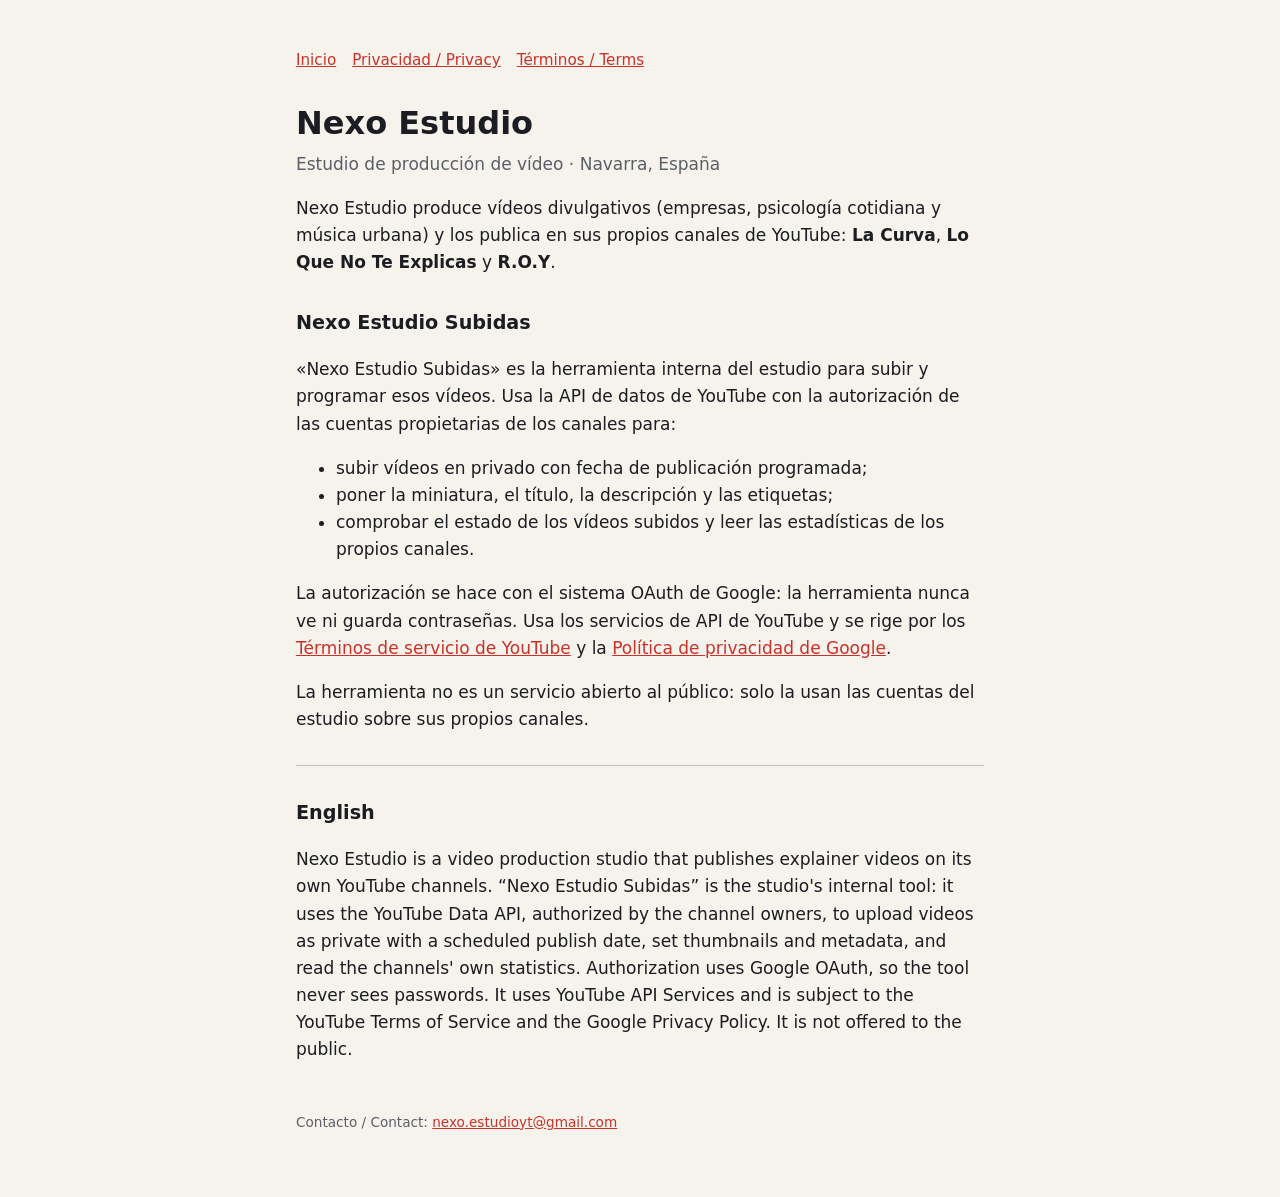
<file: index.html>
<!doctype html>
<html lang="es">
<head>
<meta charset="utf-8">
<meta name="viewport" content="width=device-width, initial-scale=1">
<title>Nexo Estudio</title>
<meta name="description" content="Nexo Estudio: estudio que produce y publica vídeos en sus propios canales de YouTube.">
<link rel="stylesheet" href="estilo.css">
</head>
<body>
<main>
<nav><a href="./">Inicio</a><a href="privacidad.html">Privacidad / Privacy</a><a href="terminos.html">Términos / Terms</a></nav>
<h1>Nexo Estudio</h1>
<p class="sub">Estudio de producción de vídeo · Navarra, España</p>

<p>Nexo Estudio produce vídeos divulgativos (empresas, psicología cotidiana y música urbana) y los publica en sus
propios canales de YouTube: <strong>La Curva</strong>, <strong>Lo Que No Te Explicas</strong> y <strong>R.O.Y</strong>.</p>

<h2>Nexo Estudio Subidas</h2>
<p>«Nexo Estudio Subidas» es la herramienta interna del estudio para subir y programar esos vídeos. Usa la API de datos
de YouTube con la autorización de las cuentas propietarias de los canales para:</p>
<ul>
  <li>subir vídeos en privado con fecha de publicación programada;</li>
  <li>poner la miniatura, el título, la descripción y las etiquetas;</li>
  <li>comprobar el estado de los vídeos subidos y leer las estadísticas de los propios canales.</li>
</ul>
<p>La autorización se hace con el sistema OAuth de Google: la herramienta nunca ve ni guarda contraseñas. Usa los
servicios de API de YouTube y se rige por los <a href="https://www.youtube.com/t/terms">Términos de servicio de YouTube</a>
y la <a href="https://policies.google.com/privacy">Política de privacidad de Google</a>.</p>
<p>La herramienta no es un servicio abierto al público: solo la usan las cuentas del estudio sobre sus propios canales.</p>

<hr>
<h2 lang="en">English</h2>
<p lang="en">Nexo Estudio is a video production studio that publishes explainer videos on its own YouTube channels.
“Nexo Estudio Subidas” is the studio's internal tool: it uses the YouTube Data API, authorized by the channel owners,
to upload videos as private with a scheduled publish date, set thumbnails and metadata, and read the channels' own
statistics. Authorization uses Google OAuth, so the tool never sees passwords. It uses YouTube API Services and is subject to
the YouTube Terms of Service and the Google Privacy Policy. It is not offered to the public.</p>

<footer>Contacto / Contact: <a href="mailto:nexo.estudioyt@gmail.com">nexo.estudioyt@gmail.com</a></footer>
</main>
</body>
</html>
</file>
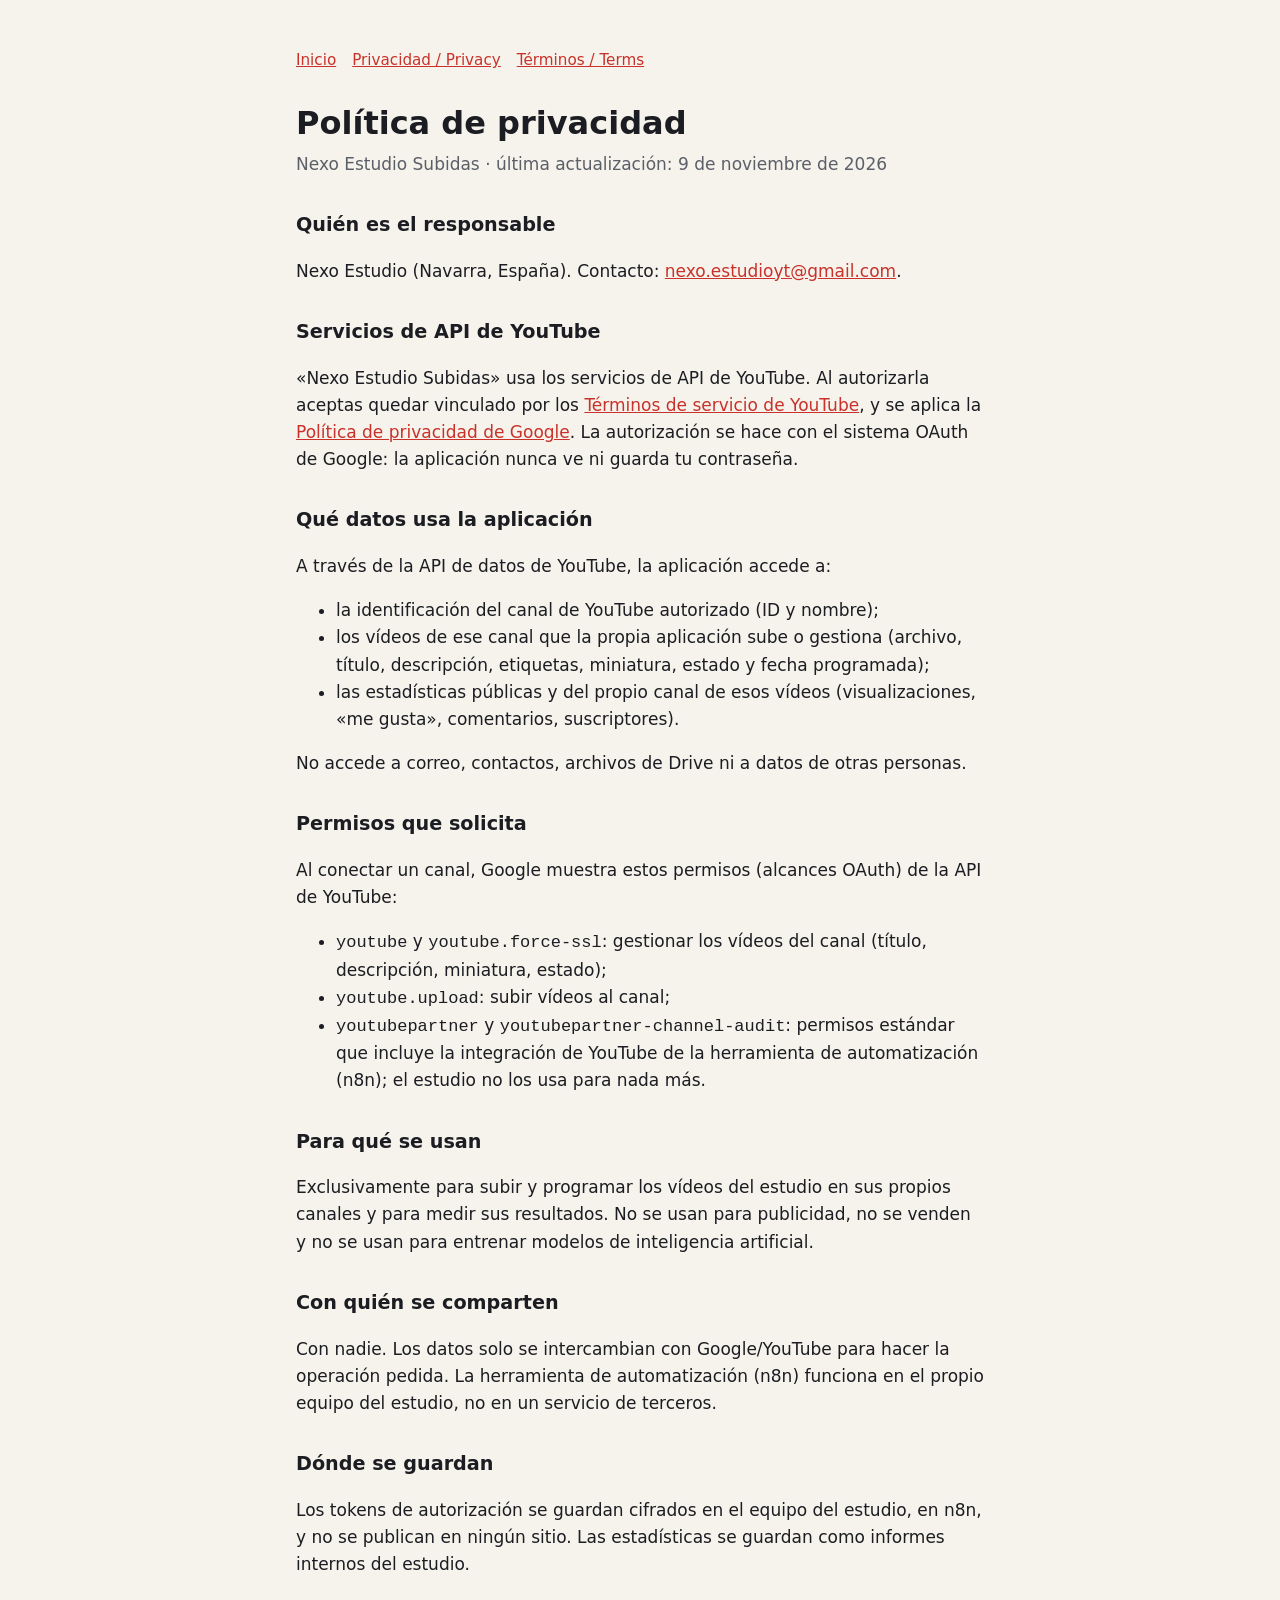
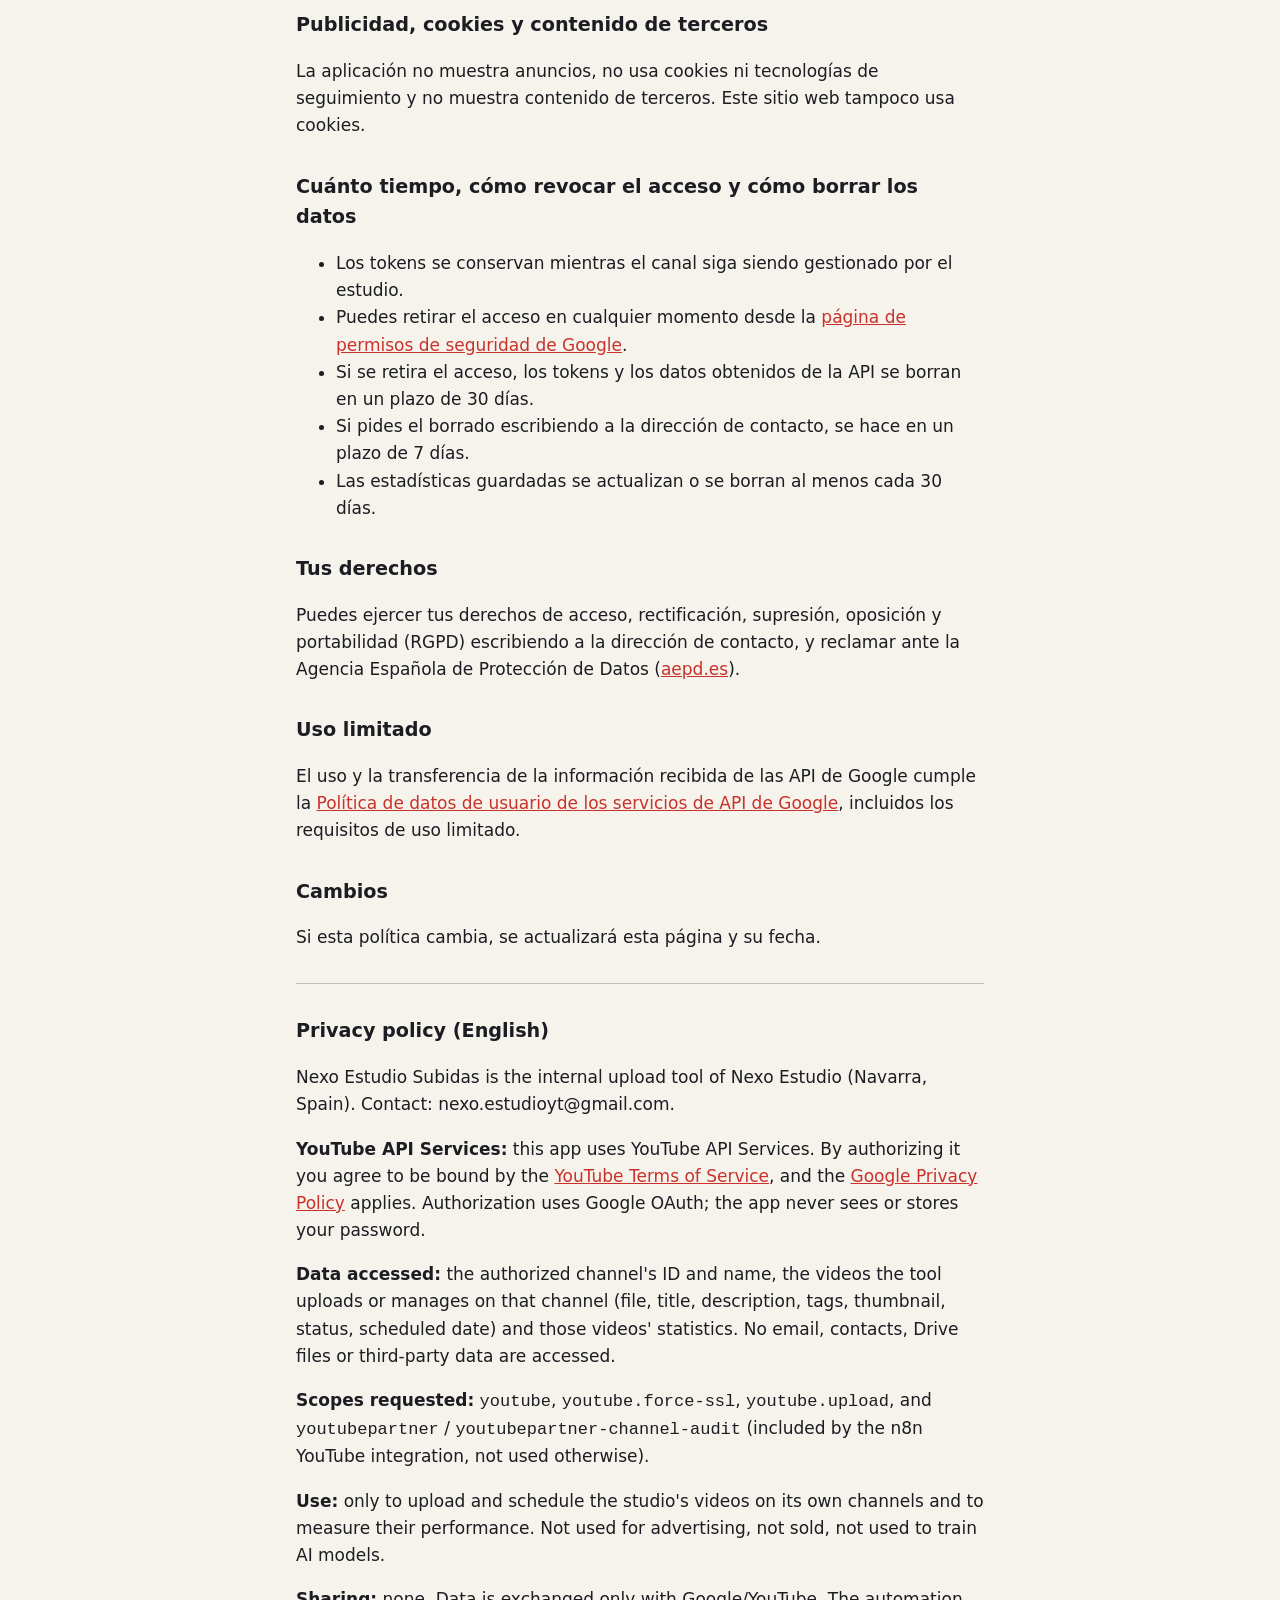
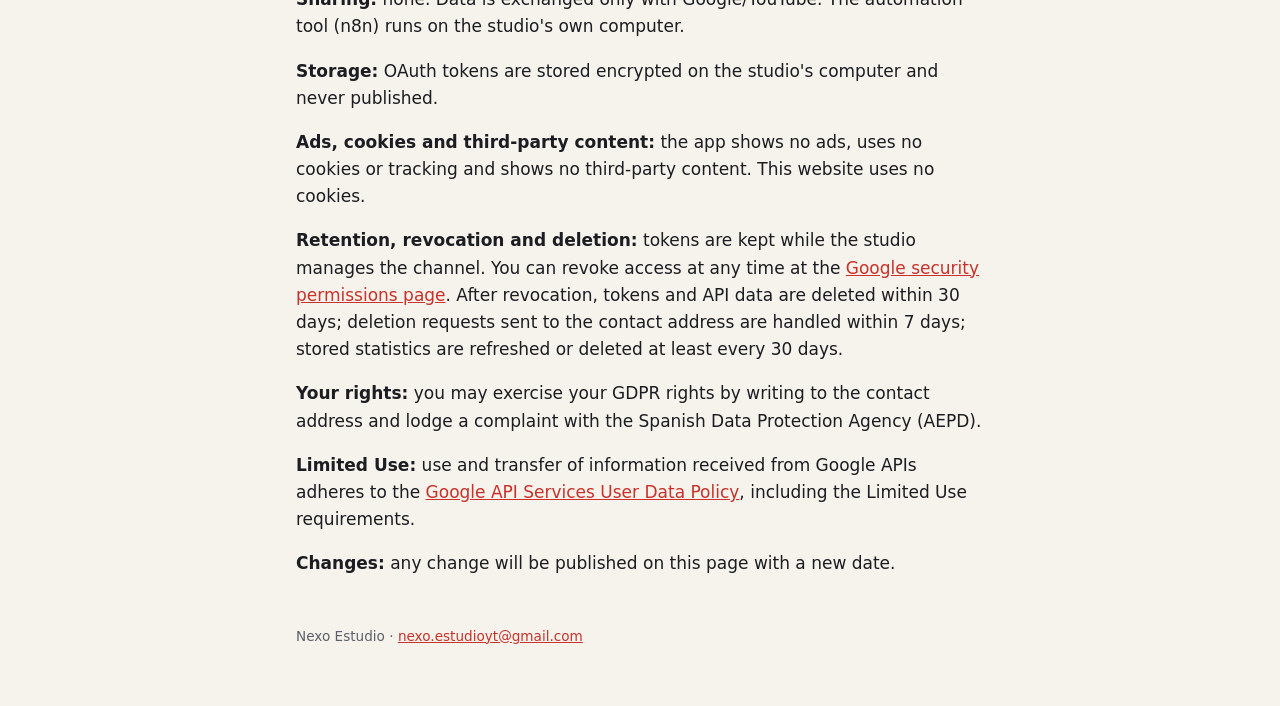
<file: privacidad.html>
<!doctype html>
<html lang="es">
<head>
<meta charset="utf-8">
<meta name="viewport" content="width=device-width, initial-scale=1">
<title>Política de privacidad</title>
<link rel="stylesheet" href="estilo.css">
</head>
<body>
<main>
<nav><a href="./">Inicio</a><a href="privacidad.html">Privacidad / Privacy</a><a href="terminos.html">Términos / Terms</a></nav>
<h1>Política de privacidad</h1>
<p class="sub">Nexo Estudio Subidas · última actualización: 9 de noviembre de 2026</p>

<h2>Quién es el responsable</h2>
<p>Nexo Estudio (Navarra, España). Contacto: <a href="mailto:nexo.estudioyt@gmail.com">nexo.estudioyt@gmail.com</a>.</p>

<h2>Servicios de API de YouTube</h2>
<p>«Nexo Estudio Subidas» usa los servicios de API de YouTube. Al autorizarla aceptas quedar vinculado por los
<a href="https://www.youtube.com/t/terms">Términos de servicio de YouTube</a>, y se aplica la
<a href="https://policies.google.com/privacy">Política de privacidad de Google</a>. La autorización se hace con el sistema
OAuth de Google: la aplicación nunca ve ni guarda tu contraseña.</p>

<h2>Qué datos usa la aplicación</h2>
<p>A través de la API de datos de YouTube, la aplicación accede a:</p>
<ul>
  <li>la identificación del canal de YouTube autorizado (ID y nombre);</li>
  <li>los vídeos de ese canal que la propia aplicación sube o gestiona (archivo, título, descripción, etiquetas, miniatura,
  estado y fecha programada);</li>
  <li>las estadísticas públicas y del propio canal de esos vídeos (visualizaciones, «me gusta», comentarios, suscriptores).</li>
</ul>
<p>No accede a correo, contactos, archivos de Drive ni a datos de otras personas.</p>

<h2>Permisos que solicita</h2>
<p>Al conectar un canal, Google muestra estos permisos (alcances OAuth) de la API de YouTube:</p>
<ul>
  <li><code>youtube</code> y <code>youtube.force-ssl</code>: gestionar los vídeos del canal (título, descripción, miniatura, estado);</li>
  <li><code>youtube.upload</code>: subir vídeos al canal;</li>
  <li><code>youtubepartner</code> y <code>youtubepartner-channel-audit</code>: permisos estándar que incluye la integración de
  YouTube de la herramienta de automatización (n8n); el estudio no los usa para nada más.</li>
</ul>

<h2>Para qué se usan</h2>
<p>Exclusivamente para subir y programar los vídeos del estudio en sus propios canales y para medir sus resultados.
No se usan para publicidad, no se venden y no se usan para entrenar modelos de inteligencia artificial.</p>

<h2>Con quién se comparten</h2>
<p>Con nadie. Los datos solo se intercambian con Google/YouTube para hacer la operación pedida. La herramienta de
automatización (n8n) funciona en el propio equipo del estudio, no en un servicio de terceros.</p>

<h2>Dónde se guardan</h2>
<p>Los tokens de autorización se guardan cifrados en el equipo del estudio, en n8n, y no se publican en ningún sitio.
Las estadísticas se guardan como informes internos del estudio.</p>

<h2>Publicidad, cookies y contenido de terceros</h2>
<p>La aplicación no muestra anuncios, no usa cookies ni tecnologías de seguimiento y no muestra contenido de terceros.
Este sitio web tampoco usa cookies.</p>

<h2>Cuánto tiempo, cómo revocar el acceso y cómo borrar los datos</h2>
<ul>
  <li>Los tokens se conservan mientras el canal siga siendo gestionado por el estudio.</li>
  <li>Puedes retirar el acceso en cualquier momento desde la
  <a href="https://security.google.com/settings/security/permissions">página de permisos de seguridad de Google</a>.</li>
  <li>Si se retira el acceso, los tokens y los datos obtenidos de la API se borran en un plazo de 30 días.</li>
  <li>Si pides el borrado escribiendo a la dirección de contacto, se hace en un plazo de 7 días.</li>
  <li>Las estadísticas guardadas se actualizan o se borran al menos cada 30 días.</li>
</ul>

<h2>Tus derechos</h2>
<p>Puedes ejercer tus derechos de acceso, rectificación, supresión, oposición y portabilidad (RGPD) escribiendo a la dirección
de contacto, y reclamar ante la Agencia Española de Protección de Datos (<a href="https://www.aepd.es">aepd.es</a>).</p>

<h2>Uso limitado</h2>
<p>El uso y la transferencia de la información recibida de las API de Google cumple la
<a href="https://developers.google.com/terms/api-services-user-data-policy">Política de datos de usuario de los servicios de API de Google</a>,
incluidos los requisitos de uso limitado.</p>

<h2>Cambios</h2>
<p>Si esta política cambia, se actualizará esta página y su fecha.</p>

<hr>
<h2 lang="en">Privacy policy (English)</h2>
<div lang="en">
<p>Nexo Estudio Subidas is the internal upload tool of Nexo Estudio (Navarra, Spain). Contact: nexo.estudioyt@gmail.com.</p>
<p><strong>YouTube API Services:</strong> this app uses YouTube API Services. By authorizing it you agree to be bound by the
<a href="https://www.youtube.com/t/terms">YouTube Terms of Service</a>, and the
<a href="https://policies.google.com/privacy">Google Privacy Policy</a> applies. Authorization uses Google OAuth; the app never
sees or stores your password.</p>
<p><strong>Data accessed:</strong> the authorized channel's ID and name, the videos the tool uploads or manages on that channel
(file, title, description, tags, thumbnail, status, scheduled date) and those videos' statistics. No email, contacts, Drive files
or third-party data are accessed.</p>
<p><strong>Scopes requested:</strong> <code>youtube</code>, <code>youtube.force-ssl</code>, <code>youtube.upload</code>, and
<code>youtubepartner</code> / <code>youtubepartner-channel-audit</code> (included by the n8n YouTube integration, not used otherwise).</p>
<p><strong>Use:</strong> only to upload and schedule the studio's videos on its own channels and to measure their performance.
Not used for advertising, not sold, not used to train AI models.</p>
<p><strong>Sharing:</strong> none. Data is exchanged only with Google/YouTube. The automation tool (n8n) runs on the studio's
own computer.</p>
<p><strong>Storage:</strong> OAuth tokens are stored encrypted on the studio's computer and never published.</p>
<p><strong>Ads, cookies and third-party content:</strong> the app shows no ads, uses no cookies or tracking and shows no
third-party content. This website uses no cookies.</p>
<p><strong>Retention, revocation and deletion:</strong> tokens are kept while the studio manages the channel. You can revoke
access at any time at the <a href="https://security.google.com/settings/security/permissions">Google security permissions page</a>.
After revocation, tokens and API data are deleted within 30 days; deletion requests sent to the contact address are handled
within 7 days; stored statistics are refreshed or deleted at least every 30 days.</p>
<p><strong>Your rights:</strong> you may exercise your GDPR rights by writing to the contact address and lodge a complaint with
the Spanish Data Protection Agency (AEPD).</p>
<p><strong>Limited Use:</strong> use and transfer of information received from Google APIs adheres to the
<a href="https://developers.google.com/terms/api-services-user-data-policy">Google API Services User Data Policy</a>,
including the Limited Use requirements.</p>
<p><strong>Changes:</strong> any change will be published on this page with a new date.</p>
</div>

<footer>Nexo Estudio · <a href="mailto:nexo.estudioyt@gmail.com">nexo.estudioyt@gmail.com</a></footer>
</main>
</body>
</html>
</file>
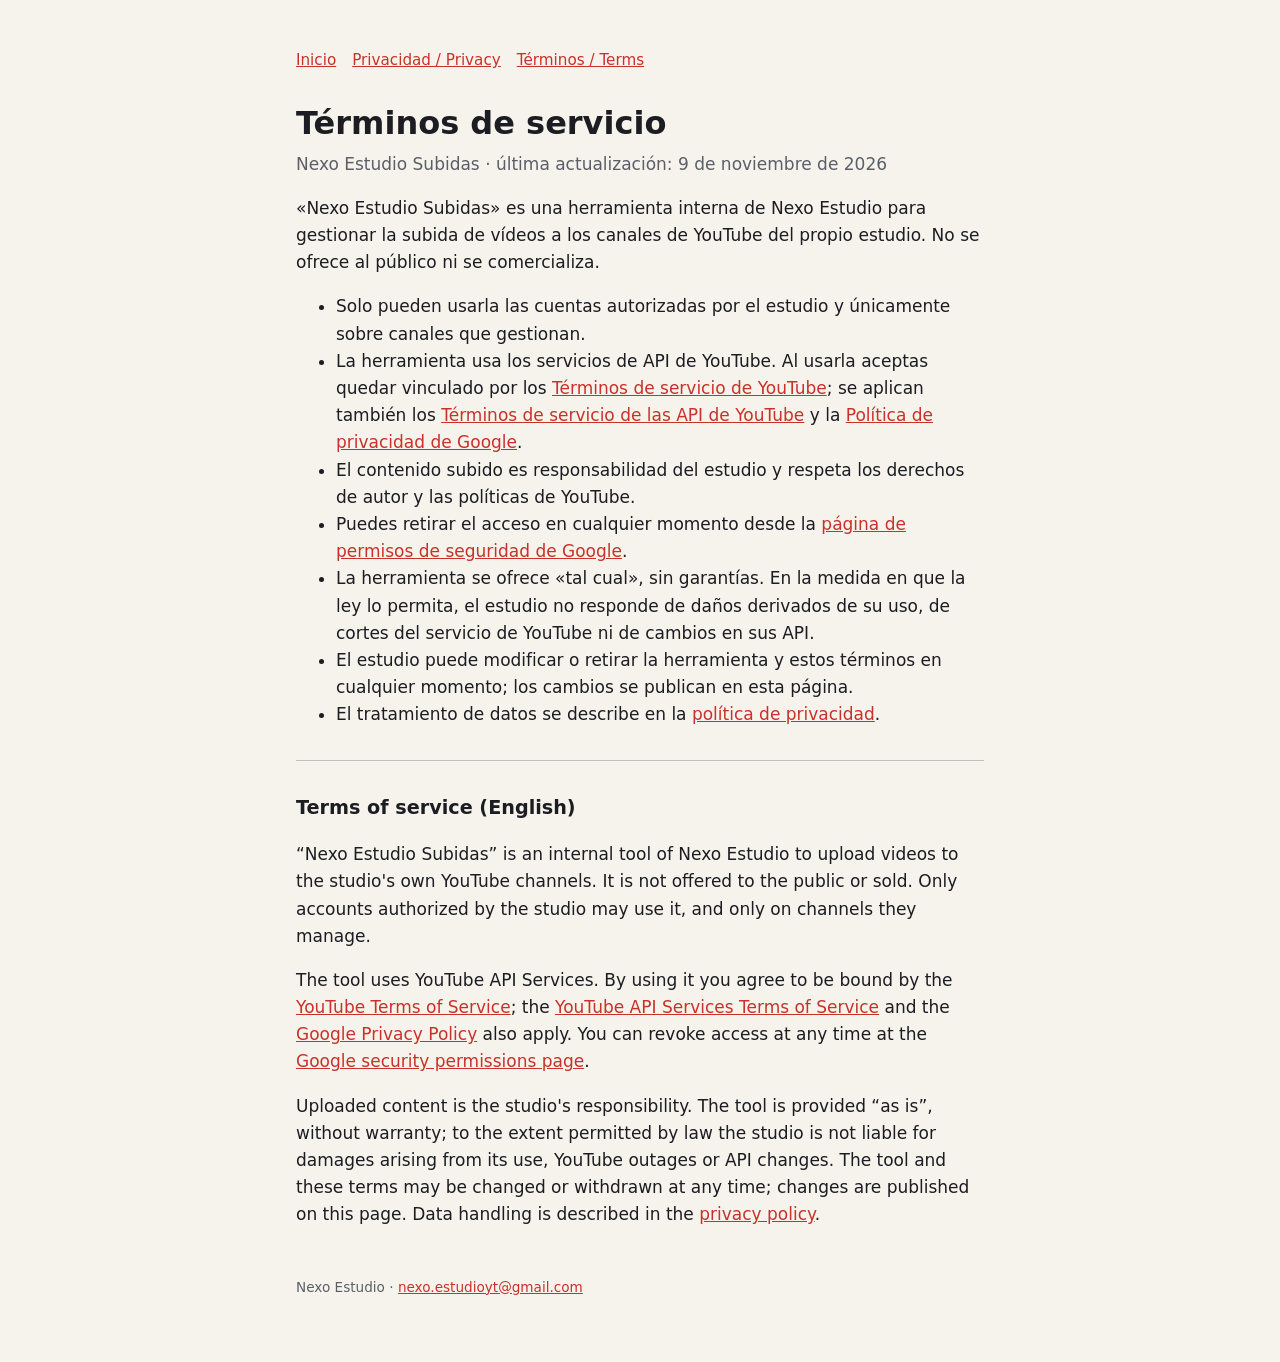
<file: terminos.html>
<!doctype html>
<html lang="es">
<head>
<meta charset="utf-8">
<meta name="viewport" content="width=device-width, initial-scale=1">
<title>Términos de servicio</title>
<link rel="stylesheet" href="estilo.css">
</head>
<body>
<main>
<nav><a href="./">Inicio</a><a href="privacidad.html">Privacidad / Privacy</a><a href="terminos.html">Términos / Terms</a></nav>
<h1>Términos de servicio</h1>
<p class="sub">Nexo Estudio Subidas · última actualización: 9 de noviembre de 2026</p>

<p>«Nexo Estudio Subidas» es una herramienta interna de Nexo Estudio para gestionar la subida de vídeos a los canales de
YouTube del propio estudio. No se ofrece al público ni se comercializa.</p>
<ul>
  <li>Solo pueden usarla las cuentas autorizadas por el estudio y únicamente sobre canales que gestionan.</li>
  <li>La herramienta usa los servicios de API de YouTube. Al usarla aceptas quedar vinculado por los
  <a href="https://www.youtube.com/t/terms">Términos de servicio de YouTube</a>; se aplican también los
  <a href="https://developers.google.com/youtube/terms/api-services-terms-of-service">Términos de servicio de las API de YouTube</a>
  y la <a href="https://policies.google.com/privacy">Política de privacidad de Google</a>.</li>
  <li>El contenido subido es responsabilidad del estudio y respeta los derechos de autor y las políticas de YouTube.</li>
  <li>Puedes retirar el acceso en cualquier momento desde la
  <a href="https://security.google.com/settings/security/permissions">página de permisos de seguridad de Google</a>.</li>
  <li>La herramienta se ofrece «tal cual», sin garantías. En la medida en que la ley lo permita, el estudio no responde de
  daños derivados de su uso, de cortes del servicio de YouTube ni de cambios en sus API.</li>
  <li>El estudio puede modificar o retirar la herramienta y estos términos en cualquier momento; los cambios se publican en esta página.</li>
  <li>El tratamiento de datos se describe en la <a href="privacidad.html">política de privacidad</a>.</li>
</ul>

<hr>
<h2 lang="en">Terms of service (English)</h2>
<div lang="en">
<p>“Nexo Estudio Subidas” is an internal tool of Nexo Estudio to upload videos to the studio's own YouTube channels. It is not
offered to the public or sold. Only accounts authorized by the studio may use it, and only on channels they manage.</p>
<p>The tool uses YouTube API Services. By using it you agree to be bound by the
<a href="https://www.youtube.com/t/terms">YouTube Terms of Service</a>; the
<a href="https://developers.google.com/youtube/terms/api-services-terms-of-service">YouTube API Services Terms of Service</a> and the
<a href="https://policies.google.com/privacy">Google Privacy Policy</a> also apply. You can revoke access at any time at the
<a href="https://security.google.com/settings/security/permissions">Google security permissions page</a>.</p>
<p>Uploaded content is the studio's responsibility. The tool is provided “as is”, without warranty; to the extent permitted by law
the studio is not liable for damages arising from its use, YouTube outages or API changes. The tool and these terms may be changed
or withdrawn at any time; changes are published on this page. Data handling is described in the
<a href="privacidad.html">privacy policy</a>.</p>
</div>

<footer>Nexo Estudio · <a href="mailto:nexo.estudioyt@gmail.com">nexo.estudioyt@gmail.com</a></footer>
</main>
</body>
</html>
</file>
<file: estilo.css>
:root { --fondo:#f6f3ec; --texto:#1b1d22; --suave:#5b5f68; --acento:#c8322a; }
@media (prefers-color-scheme: dark) { :root { --fondo:#15171b; --texto:#ecebe7; --suave:#a3a6ad; --acento:#ef6a5f; } }
* { box-sizing:border-box; }
body { margin:0; background:var(--fondo); color:var(--texto); font:17px/1.6 system-ui,-apple-system,"Segoe UI",sans-serif; }
main { max-width:720px; margin:0 auto; padding:48px 16px 64px; }
h1 { font-size:2rem; line-height:1.2; margin:0 0 8px; }
h2 { font-size:1.2rem; margin:32px 0 8px; }
p, li { color:var(--texto); }
.sub { color:var(--suave); margin-top:0; }
a { color:var(--acento); }
nav { display:flex; gap:16px; flex-wrap:wrap; margin-bottom:32px; font-size:.95rem; }
footer { margin-top:48px; color:var(--suave); font-size:.85rem; }
hr { border:0; border-top:1px solid color-mix(in srgb, var(--suave) 35%, transparent); margin:32px 0; }
</file>
